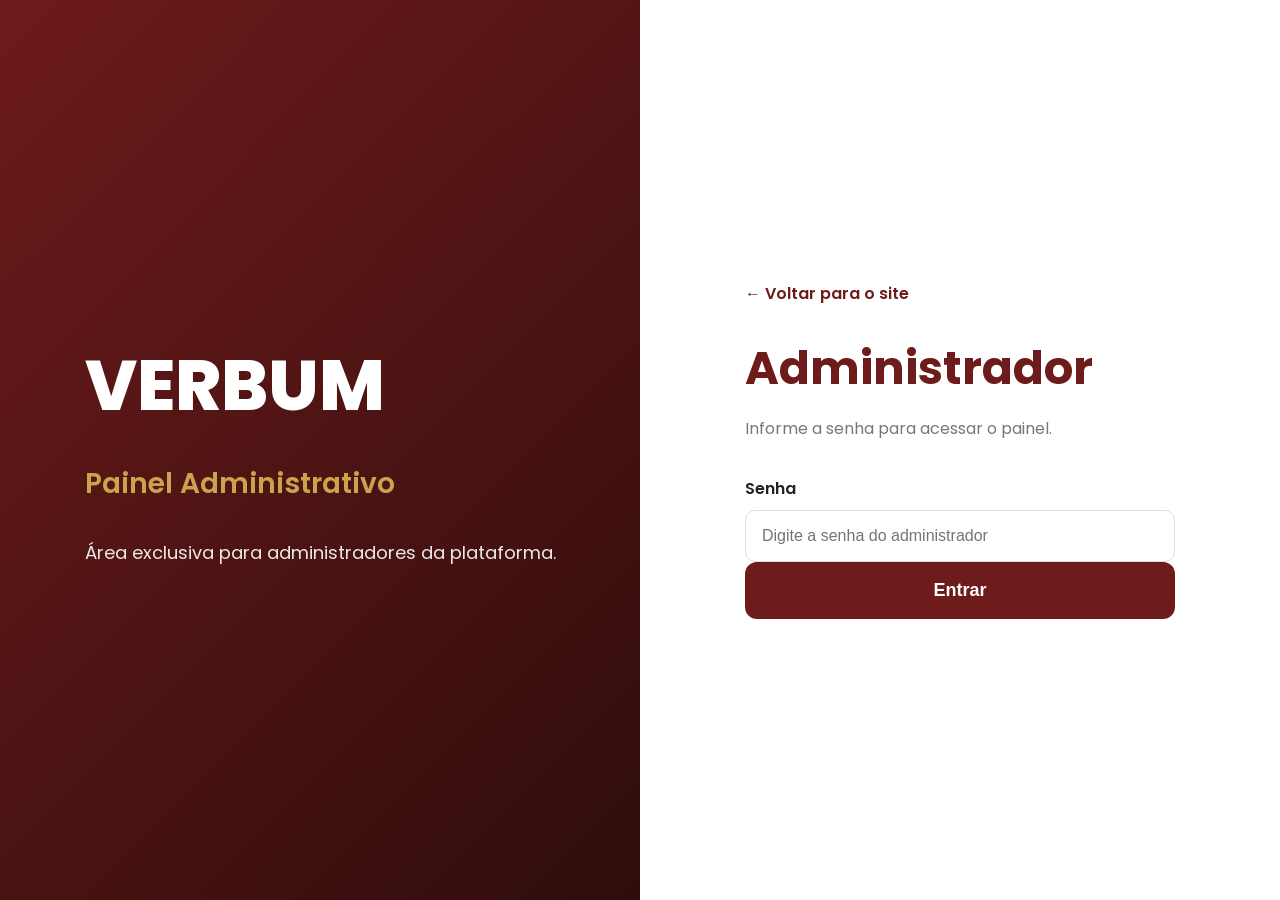
<file: adm-login.html>
<!DOCTYPE html>
<html lang="pt-BR">

<head>

<meta charset="UTF-8">
<meta name="viewport" content="width=device-width, initial-scale=1.0">

<title>Admin | VERBUM</title>

<link rel="preconnect" href="https://fonts.googleapis.com">
<link rel="preconnect" href="https://fonts.gstatic.com" crossorigin>

<link href="https://fonts.googleapis.com/css2?family=Poppins:wght@300;400;500;600;700;800&display=swap" rel="stylesheet">

<link rel="stylesheet" href="css/style.css">
<link rel="stylesheet" href="css/login.css">

</head>

<body class="login-page">

<div class="login-container">

<div class="login-left">

<div class="overlay">

<h1>VERBUM</h1>

<p>Painel Administrativo</p>

<span>

Área exclusiva para administradores da plataforma.

</span>

</div>

</div>

<div class="login-right">

<div class="login-box">

<a href="index.html" class="back-home">

← Voltar para o site

</a>

<h2>Administrador</h2>

<p class="subtitle">

Informe a senha para acessar o painel.

</p>

<form id="adminLogin">

<label>Senha</label>

<input
type="password"
id="senha"
placeholder="Digite a senha do administrador"
required>

<button type="submit">

Entrar

</button>

<p id="erro" style="display:none;color:#c62828;margin-top:20px;">

Senha incorreta.

</p>

</form>

</div>

</div>

</div>

<script src="js/admin-login.js"></script>

</body>

</html>
</file>
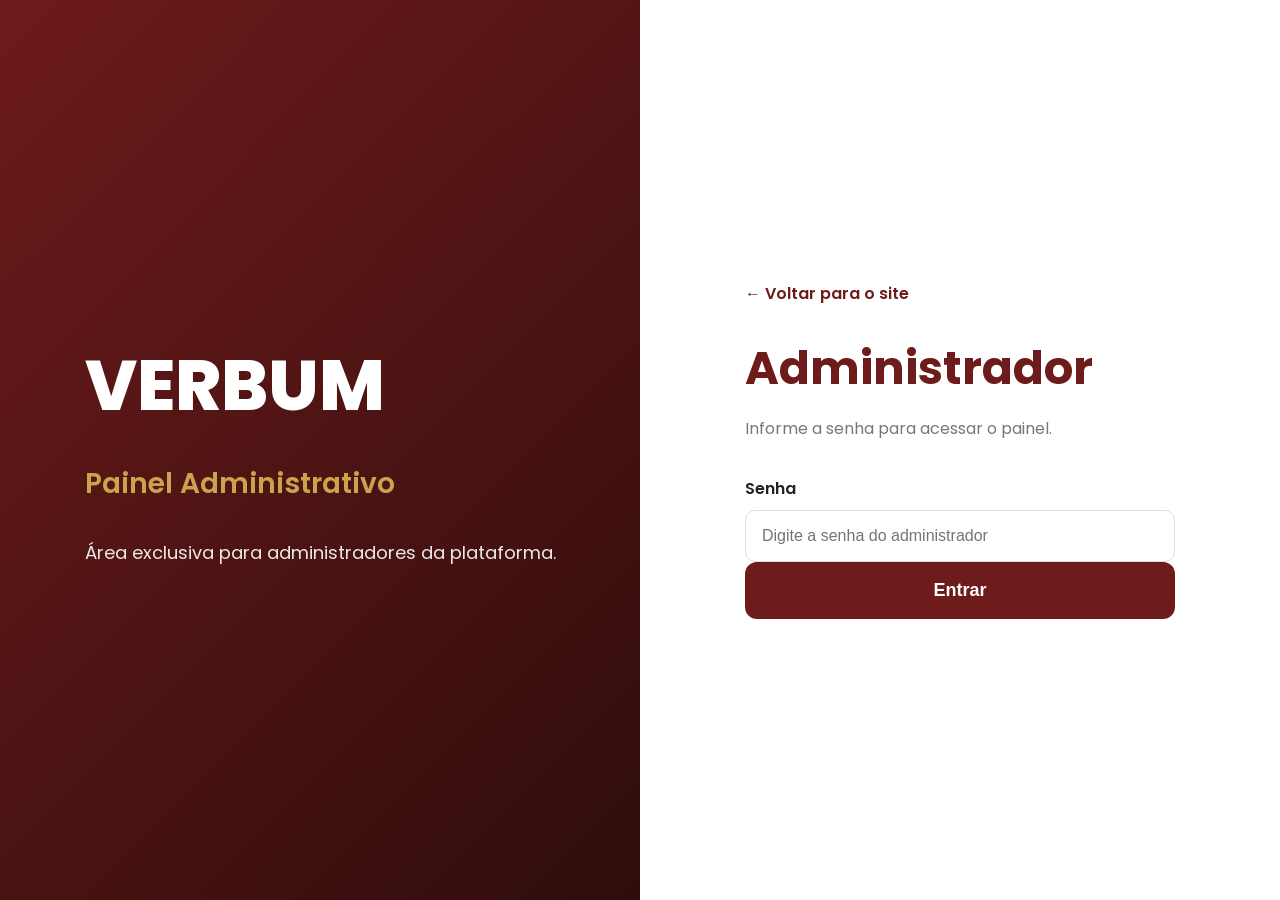
<file: adm.html>
<!DOCTYPE html>
<html lang="pt-BR">

<head>

<meta charset="UTF-8">
<meta name="viewport" content="width=device-width, initial-scale=1.0">

<title>Painel Administrativo | VERBUM</title>

<link rel="preconnect" href="https://fonts.googleapis.com">
<link rel="preconnect" href="https://fonts.gstatic.com" crossorigin>

<link href="https://fonts.googleapis.com/css2?family=Poppins:wght@300;400;500;600;700;800&display=swap" rel="stylesheet">

<link rel="stylesheet" href="css/style.css">
<link rel="stylesheet" href="css/adm.css">

</head>

<body>

<header>

<div class="container">

<div class="logo">

VERBUM

<span>Conhecimento que permanece.</span>

</div>

<nav>

<a href="biblioteca.html">Biblioteca</a>

<a href="perfil.html">Minha Conta</a>

<a href="#" class="active">Painel Admin</a>

<a href="#" onclick="logoutAdmin()">Sair</a>

</nav>

</div>

</header>

<section class="admin">

<div class="container">

<h1>Painel Administrativo</h1>

<p>Gerencie toda a plataforma VERBUM.</p>

<div class="dashboard">

<div class="card">
<h2>📚</h2>
<h3>3</h3>
<p>eBooks</p>
</div>

<div class="card">
<h2>👥</h2>
<h3>0</h3>
<p>Usuários</p>
</div>

<div class="card">
<h2>🔑</h2>
<h3>0</h3>
<p>Códigos</p>
</div>

<div class="card">
<h2>📈</h2>
<h3>0</h3>
<p>Vendas</p>
</div>

</div>

<h2 class="section-title">

Cadastrar novo eBook

</h2>

<div id="mensagem-sucesso" class="success-message">

✅ eBook cadastrado com sucesso!

</div>

<form class="ebook-form">

<label>Título</label>

<input
type="text"
id="titulo"
required>

<label>Categoria</label>

<select id="categoria">

<option>Fé Católica</option>
<option>Finanças</option>
<option>Tecnologia</option>
<option>Inteligência Artificial</option>
<option>Família</option>

</select>

<label>Descrição</label>

<textarea
id="descricao"
rows="5"
required></textarea>

<label>Número de páginas</label>

<input
type="number"
id="paginas"
required>

<label>Upload da Capa</label>

<input
type="file"
id="capa">

<label>Upload do eBook (PDF)</label>

<input
type="file"
id="pdf">

<button type="submit">

Salvar eBook

</button>

</form>
<h2 class="section-title">

eBooks cadastrados

</h2>

<div class="ebook-list">

<table>

<thead>

<tr>

<th>Título</th>

<th>Categoria</th>

<th>Páginas</th>

<th>Ações</th>

</tr>

</thead>

<tbody id="lista-ebooks">

<tr>

<td colspan="4" style="text-align:center;">

Nenhum eBook cadastrado.

</td>

</tr>

</tbody>

</table>

</div>

</div>

</section>

<footer>

<div class="container">

<div>

<h3>VERBUM</h3>

<p>Conhecimento que permanece.</p>

</div>

<div>

<p>© 2026 VERBUM. Todos os direitos reservados.</p>

</div>

</div>

</footer>

<script src="js/admin.js"></script>

<script>

if(sessionStorage.getItem("adminLogado") !== "true"){

    window.location.href = "adm-login.html";

}

function logoutAdmin(){

    sessionStorage.removeItem("adminLogado");

    window.location.href = "adm-login.html";

}

</script>

</body>

</html>
</file>
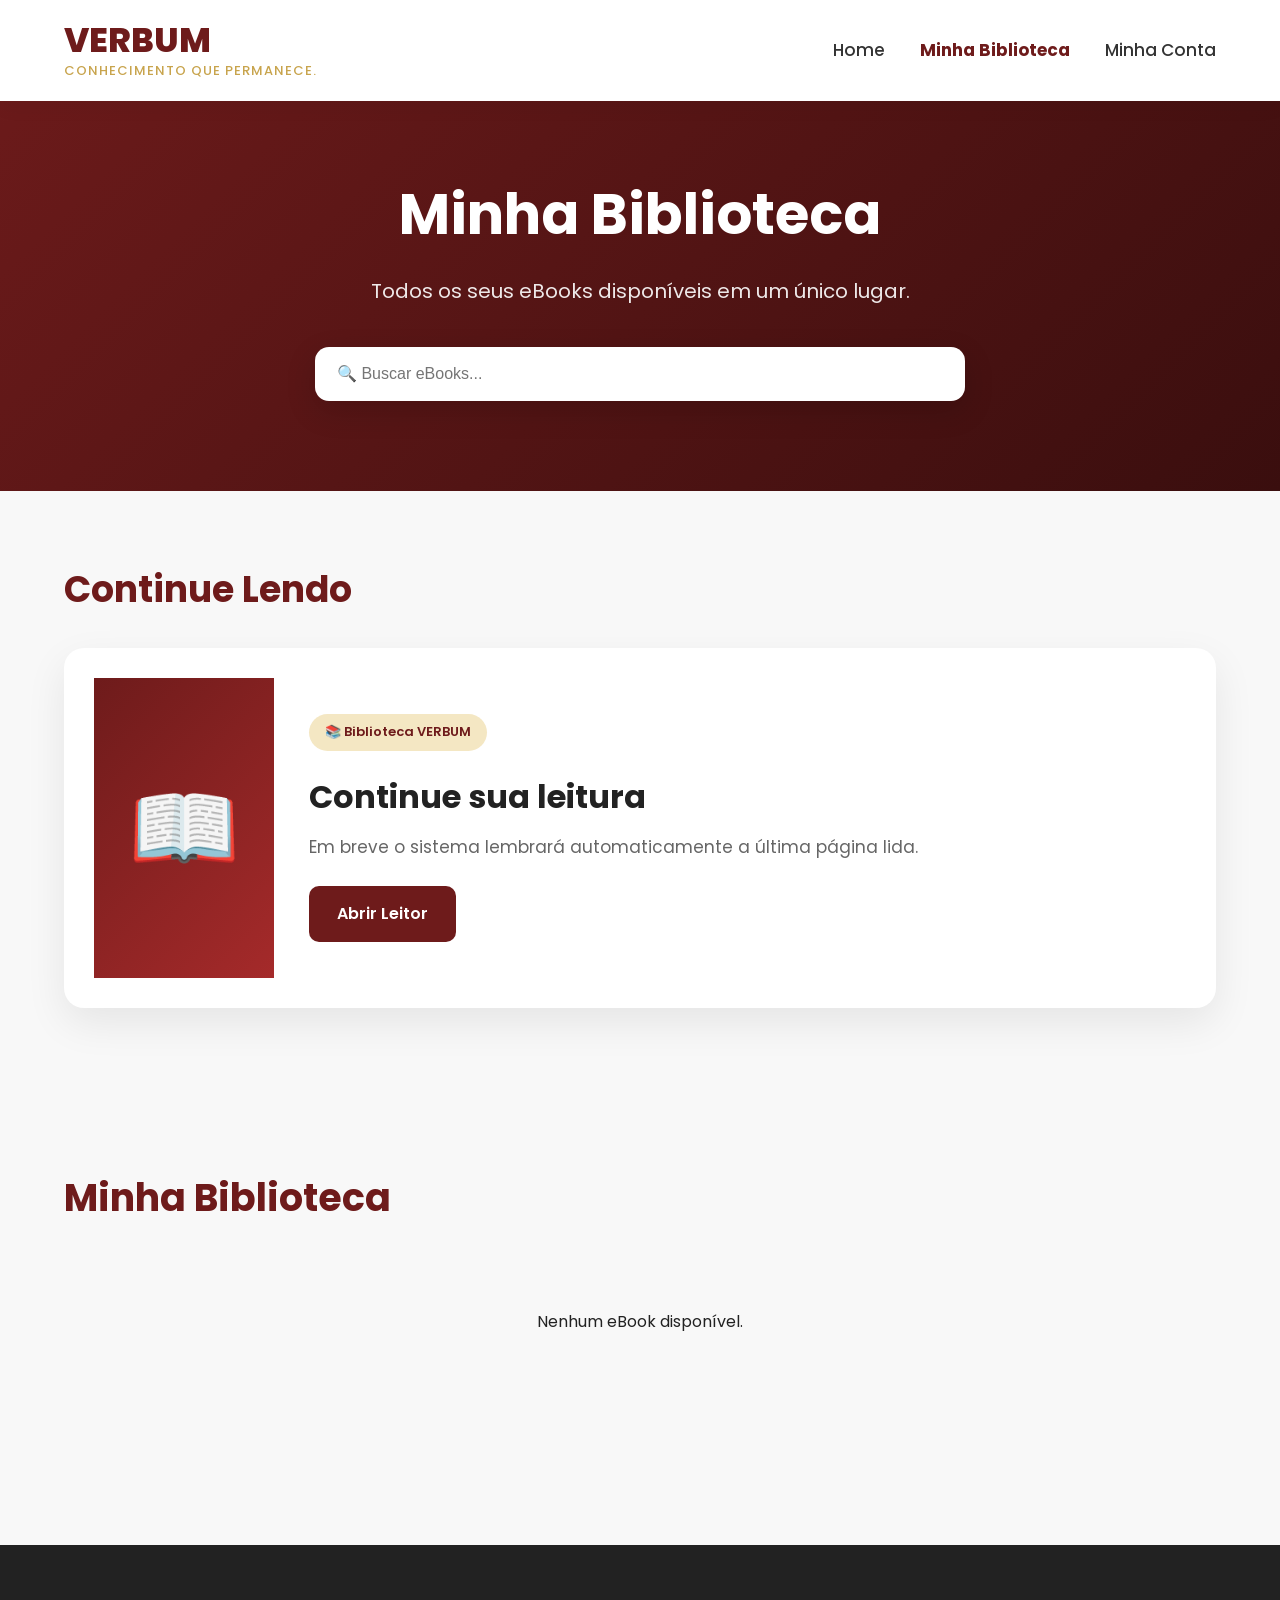
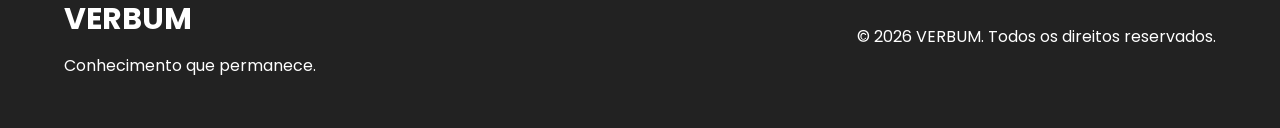
<file: biblioteca.html>
<!DOCTYPE html>
<html lang="pt-BR">

<head>

<meta charset="UTF-8">
<meta name="viewport" content="width=device-width, initial-scale=1.0">

<title>Minha Biblioteca | VERBUM</title>

<link rel="preconnect" href="https://fonts.googleapis.com">
<link rel="preconnect" href="https://fonts.gstatic.com" crossorigin>

<link href="https://fonts.googleapis.com/css2?family=Poppins:wght@300;400;500;600;700;800&display=swap" rel="stylesheet">

<link rel="stylesheet" href="css/style.css">
<link rel="stylesheet" href="css/biblioteca.css">

</head>

<body>

<header>

<div class="container">

<div class="logo">

VERBUM

<span>Conhecimento que permanece.</span>

</div>

<nav>

<a href="index.html">Home</a>

<a href="biblioteca.html" class="active">Minha Biblioteca</a>

<a href="perfil.html">Minha Conta</a>

</nav>

</div>

</header>

<section class="library-banner">

<div class="container">

<h1>Minha Biblioteca</h1>

<p>

Todos os seus eBooks disponíveis em um único lugar.

</p>

<div class="search-box">

<input
type="text"
placeholder="🔍 Buscar eBooks...">

</div>

</div>

</section>

<section class="continue-reading">

<div class="container">

<h2>Continue Lendo</h2>

<div class="continue-card">

<div class="continue-cover">

<div class="book-cover">

📖

</div>

</div>

<div class="continue-info">

<span class="badge">

📚 Biblioteca VERBUM

</span>

<h3>

Continue sua leitura

</h3>

<p>

Em breve o sistema lembrará automaticamente a última página lida.

</p>

<a href="leitor.html" class="read-button">

Abrir Leitor

</a>

</div>

</div>

</div>

</section>

<section class="library">

<div class="container">

<h2>Minha Biblioteca</h2>

<div id="biblioteca-grid" class="books-grid">
    </div>

</div>

</section>

<footer>

<div class="container">

<div>

<h3>VERBUM</h3>

<p>

Conhecimento que permanece.

</p>

</div>

<div>

<p>

© 2026 VERBUM. Todos os direitos reservados.

</p>

</div>

</div>

</footer>

<script src="js/biblioteca.js"></script>

</body>

</html>
</file>
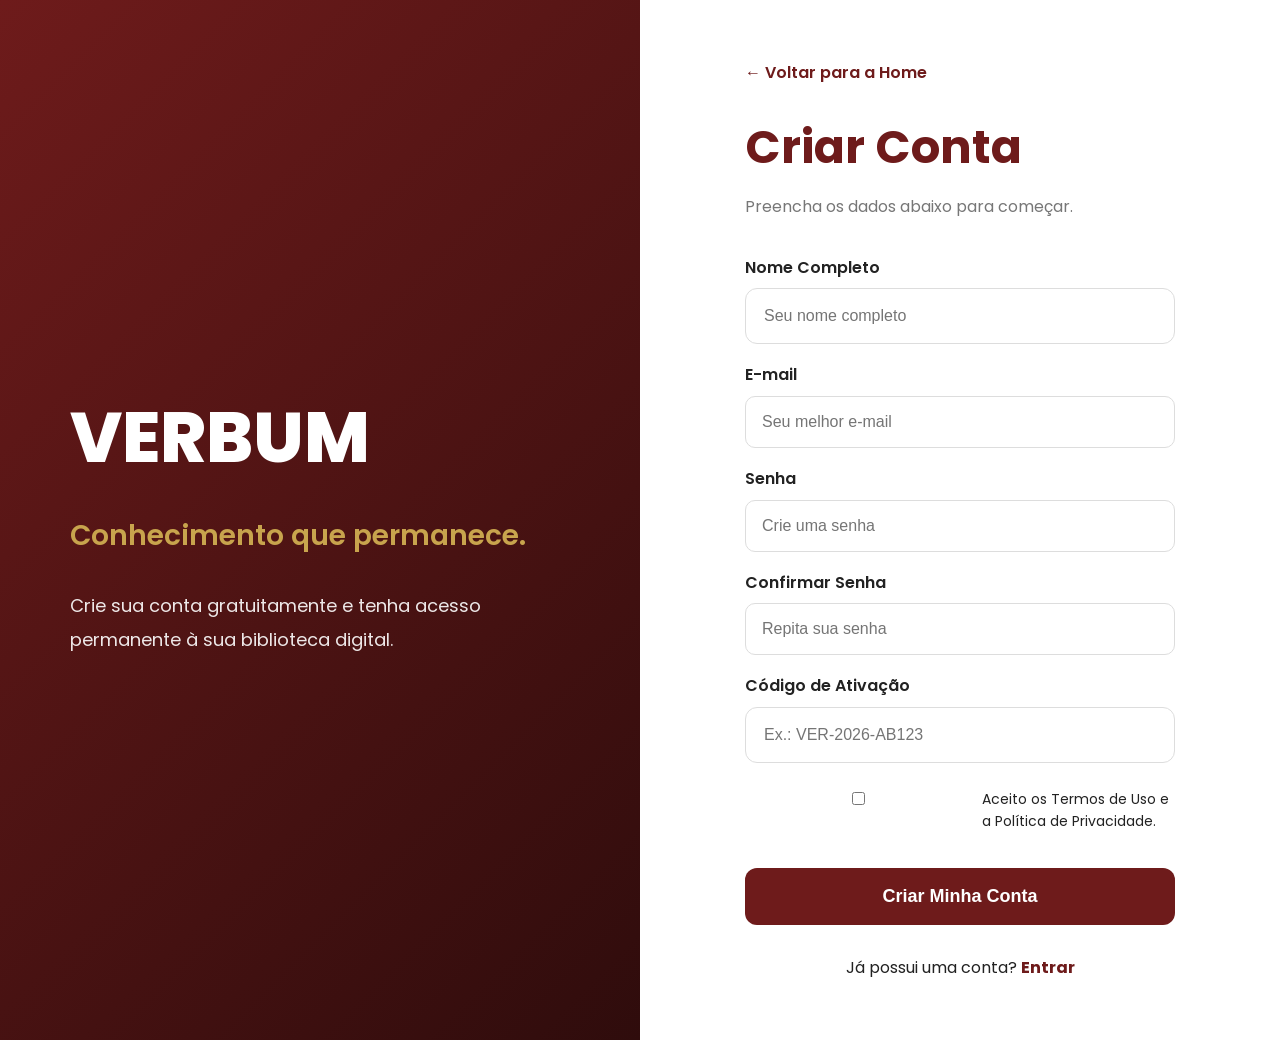
<file: cadastro.html>
<!DOCTYPE html>
<html lang="pt-BR">

<head>

<meta charset="UTF-8">
<meta name="viewport" content="width=device-width, initial-scale=1.0">

<title>Criar Conta | VERBUM</title>

<link rel="preconnect" href="https://fonts.googleapis.com">
<link rel="preconnect" href="https://fonts.gstatic.com" crossorigin>

<link href="https://fonts.googleapis.com/css2?family=Poppins:wght@300;400;500;600;700;800&display=swap" rel="stylesheet">

<link rel="stylesheet" href="css/style.css">
<link rel="stylesheet" href="css/login.css">
<link rel="stylesheet" href="css/cadastro.css">

</head>

<body class="login-page">

<div class="login-container">

    <div class="login-left">

        <div class="overlay">

            <h1>VERBUM</h1>

            <p>Conhecimento que permanece.</p>

            <span>
                Crie sua conta gratuitamente e tenha acesso permanente à sua biblioteca digital.
            </span>

        </div>

    </div>

    <div class="login-right">

        <div class="login-box">

            <a href="index.html" class="back-home">
                ← Voltar para a Home
            </a>

            <h2>Criar Conta</h2>

            <p class="subtitle">
                Preencha os dados abaixo para começar.
            </p>

            <form>

                <label>Nome Completo</label>

                <input
                    type="text"
                    placeholder="Seu nome completo"
                    required>

                <label>E-mail</label>

                <input
                    type="email"
                    placeholder="Seu melhor e-mail"
                    required>

                <label>Senha</label>

                <input
                    type="password"
                    placeholder="Crie uma senha"
                    required>

                <label>Confirmar Senha</label>

                <input
                    type="password"
                    placeholder="Repita sua senha"
                    required>

                <label>Código de Ativação</label>

                <input
                    type="text"
                    placeholder="Ex.: VER-2026-AB123"
                    required>

                <div class="terms">

                    <label>

                        <input type="checkbox" required>

                        Aceito os Termos de Uso e a Política de Privacidade.

                    </label>

                </div>

                <button type="submit">

                    Criar Minha Conta

                </button>

                <p class="register">

                    Já possui uma conta?

                    <a href="login.html">

                        Entrar

                    </a>

                </p>

            </form>

        </div>

    </div>

</div>

</body>

</html>
</file>
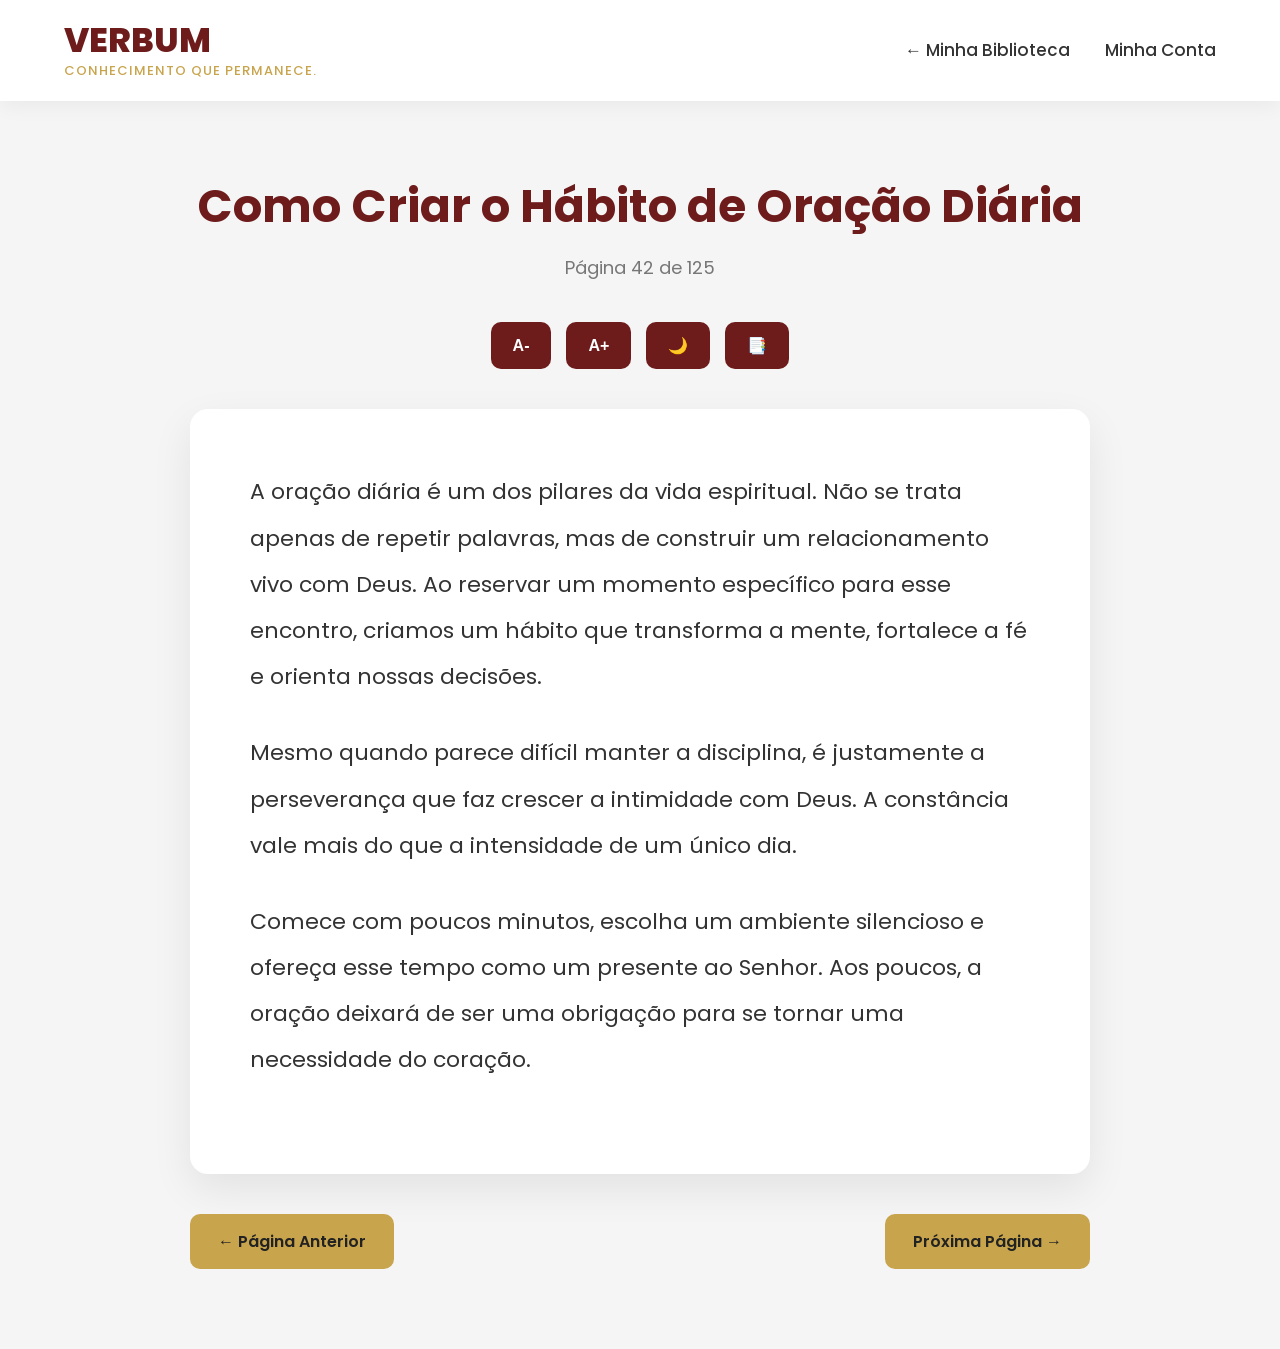
<file: leitor.html>
<!DOCTYPE html>
<html lang="pt-BR">

<head>

<meta charset="UTF-8">

<meta name="viewport" content="width=device-width, initial-scale=1.0">

<title>Leitor | VERBUM</title>

<link rel="preconnect" href="https://fonts.googleapis.com">

<link rel="preconnect" href="https://fonts.gstatic.com" crossorigin>

<link href="https://fonts.googleapis.com/css2?family=Poppins:wght@300;400;500;600;700;800&display=swap" rel="stylesheet">

<link rel="stylesheet" href="css/style.css">

<link rel="stylesheet" href="css/leitor.css">

</head>

<body>

<header>

<div class="container">

<div class="logo">

VERBUM

<span>Conhecimento que permanece.</span>

</div>

<nav>

<a href="biblioteca.html">← Minha Biblioteca</a>

<a href="#">Minha Conta</a>

</nav>

</div>

</header>

<section class="reader">

<div class="container">

<div class="reader-header">

<h1>

Como Criar o Hábito de Oração Diária

</h1>

<p>

Página 42 de 125

</p>

</div>

<div class="reader-controls">

<button>A-</button>

<button>A+</button>

<button>🌙</button>

<button>📑</button>

</div>

<div class="reader-content">

<p>
A oração diária é um dos pilares da vida espiritual. Não se trata apenas de repetir palavras, mas de construir um relacionamento vivo com Deus. Ao reservar um momento específico para esse encontro, criamos um hábito que transforma a mente, fortalece a fé e orienta nossas decisões.
</p>

<p>
Mesmo quando parece difícil manter a disciplina, é justamente a perseverança que faz crescer a intimidade com Deus. A constância vale mais do que a intensidade de um único dia.
</p>

<p>
Comece com poucos minutos, escolha um ambiente silencioso e ofereça esse tempo como um presente ao Senhor. Aos poucos, a oração deixará de ser uma obrigação para se tornar uma necessidade do coração.
</p>

</div>

<div class="reader-navigation">

<a href="#">← Página Anterior</a>

<a href="#">Próxima Página →</a>

</div>

</div>

</section>

</body>

</html>
</file>
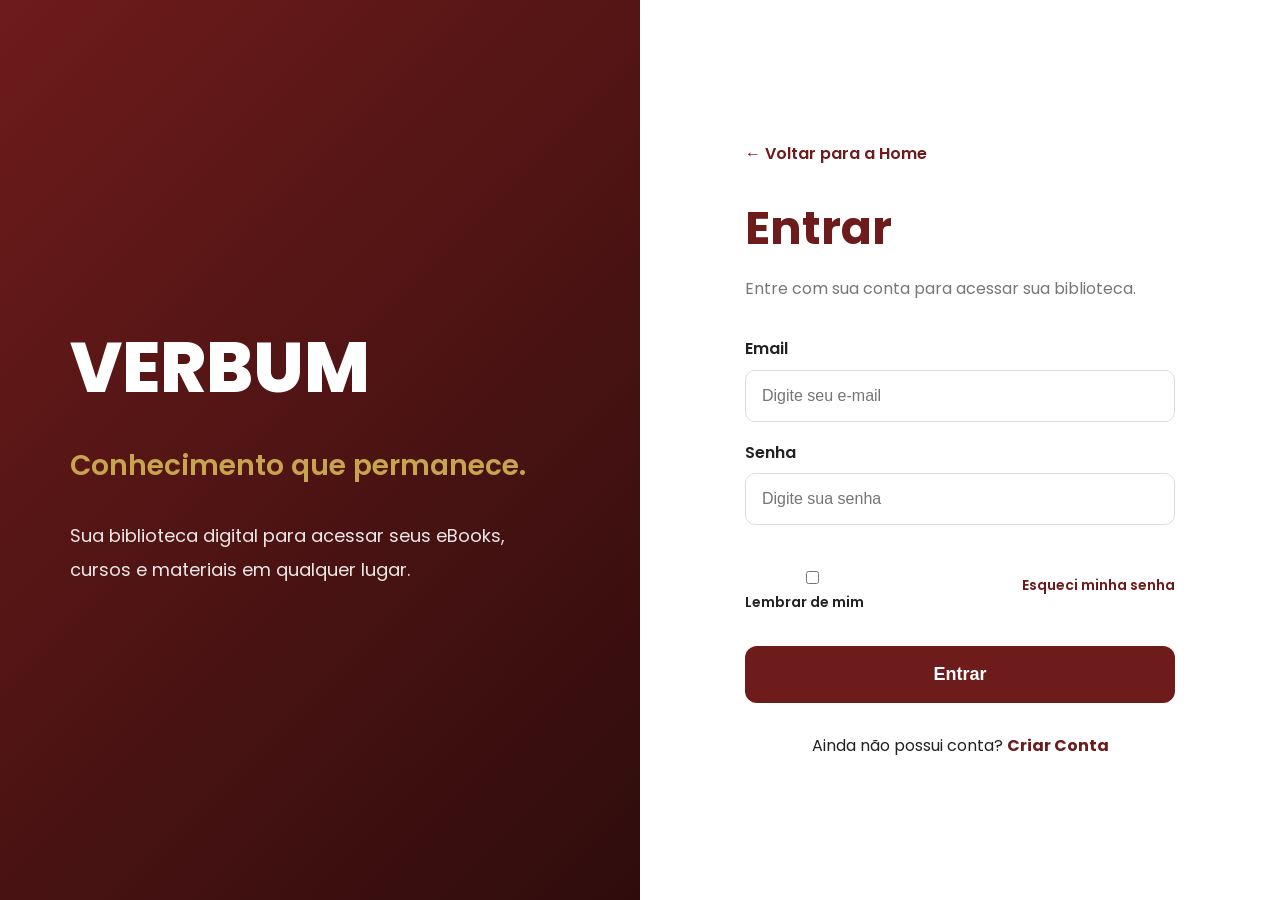
<file: login.html>
<!DOCTYPE html>
<html lang="pt-BR">

<head>

<meta charset="UTF-8">

<meta name="viewport" content="width=device-width, initial-scale=1.0">

<title>Entrar | VERBUM</title>

<link rel="preconnect" href="https://fonts.googleapis.com">

<link rel="preconnect" href="https://fonts.gstatic.com" crossorigin>

<link href="https://fonts.googleapis.com/css2?family=Poppins:wght@300;400;500;600;700;800&display=swap" rel="stylesheet">

<link rel="stylesheet" href="css/style.css">
<link rel="stylesheet" href="css/login.css">

</head>

<body class="login-page">

<div class="login-container">

<div class="login-left">

<div class="overlay">

<h1>VERBUM</h1>

<p>

Conhecimento que permanece.

</p>

<span>

Sua biblioteca digital para acessar seus eBooks, cursos e materiais em qualquer lugar.

</span>

</div>

</div>

<div class="login-right">

<div class="login-box">

<a href="index.html" class="back-home">← Voltar para a Home</a>

<h2>Entrar</h2>

<p class="subtitle">

Entre com sua conta para acessar sua biblioteca.

</p>

<form>

<label>Email</label>

<input
type="email"
placeholder="Digite seu e-mail"
required>

<label>Senha</label>

<input
type="password"
placeholder="Digite sua senha"
required>

<div class="login-options">

<label>

<input type="checkbox">

Lembrar de mim

</label>

<a href="#">

Esqueci minha senha

</a>

</div>

<button type="submit">

Entrar

</button>

<p class="register">

Ainda não possui conta?

<a href="cadastro.html">

Criar Conta

</a>

</p>

</form>

</div>

</div>

</div>
</body>

</html>
</file>
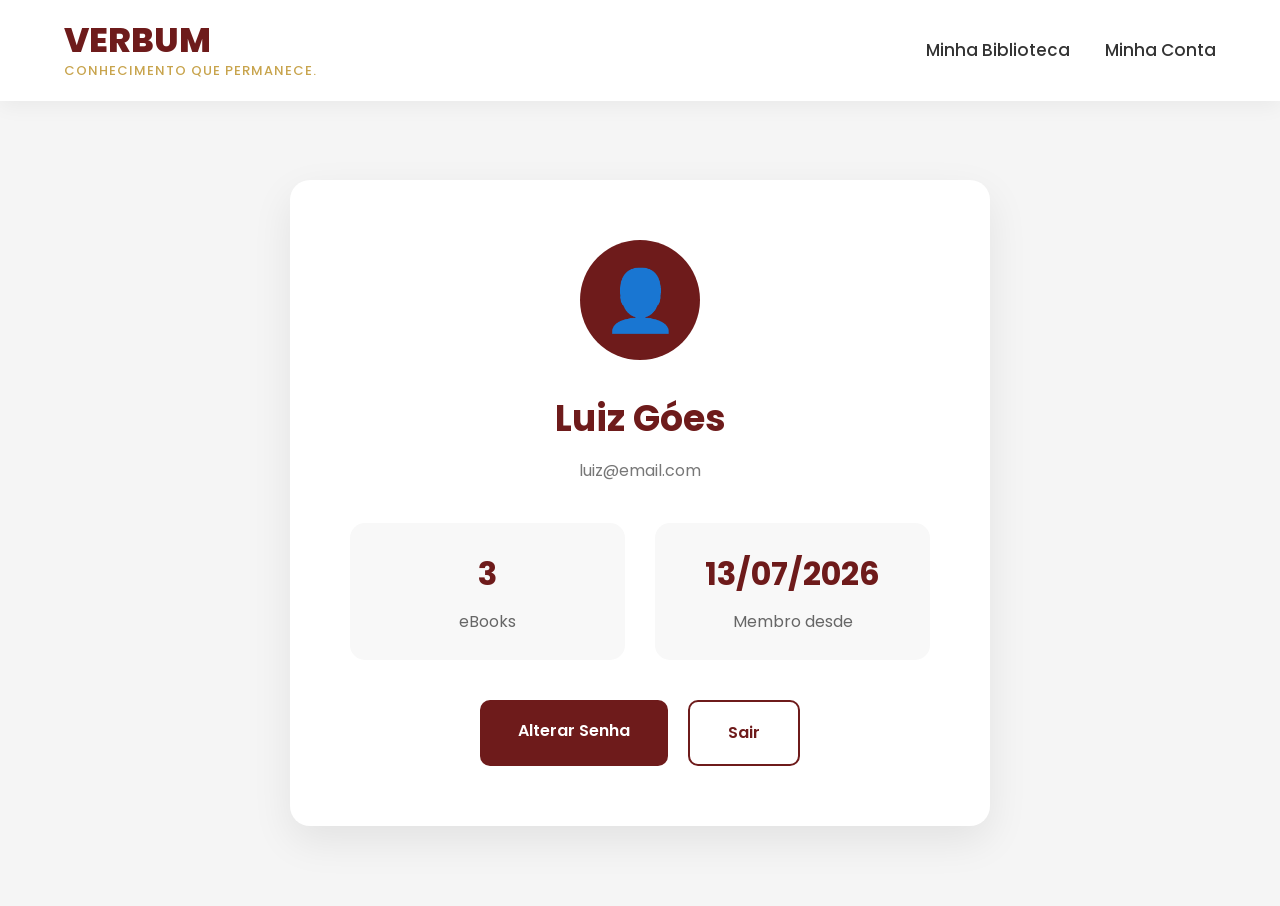
<file: perfil.html>
<!DOCTYPE html>
<html lang="pt-BR">

<head>

<meta charset="UTF-8">
<meta name="viewport" content="width=device-width, initial-scale=1.0">

<title>Minha Conta | VERBUM</title>

<link rel="preconnect" href="https://fonts.googleapis.com">
<link rel="preconnect" href="https://fonts.gstatic.com" crossorigin>

<link href="https://fonts.googleapis.com/css2?family=Poppins:wght@300;400;500;600;700;800&display=swap" rel="stylesheet">

<link rel="stylesheet" href="css/style.css">
<link rel="stylesheet" href="css/perfil.css">

</head>

<body>

<header>

<div class="container">

<div class="logo">

VERBUM

<span>Conhecimento que permanece.</span>

</div>

<nav>

<a href="biblioteca.html">Minha Biblioteca</a>
<a href="perfil.html" class="active">Minha Conta</a>

</nav>

</div>

</header>

<section class="profile">

<div class="container">

<div class="profile-card">

<div class="avatar">

👤

</div>

<h2>Luiz Góes</h2>

<p>luiz@email.com</p>

<div class="profile-info">

<div>

<h3>3</h3>

<span>eBooks</span>

</div>

<div>

<h3>13/07/2026</h3>

<span>Membro desde</span>

</div>

</div>

<div class="actions">

<a href="#" class="primary">Alterar Senha</a>

<a href="index.html" class="secondary">Sair</a>

</div>

</div>

</div>

</section>

</body>

</html>
</file>
<file: css/style.css>
/* ===========================
   VERBUM
   Conhecimento que permanece.
=========================== */

*{
margin:0;
padding:0;
box-sizing:border-box;
}

body{

font-family:'Poppins',sans-serif;

background:#F8F8F8;

color:#222;

line-height:1.6;

}

.container{

width:90%;

max-width:1200px;

margin:auto;

}

header{

background:white;

position:fixed;

width:100%;

top:0;

left:0;

z-index:1000;

box-shadow:0 5px 20px rgba(0,0,0,.05);

}

header .container{

display:flex;

justify-content:space-between;

align-items:center;

padding:22px 0;

}

.logo{

font-size:34px;

font-weight:800;

color:#6E1B1B;

display:flex;

flex-direction:column;

}

.logo span{

font-size:12px;

font-weight:400;

color:#888;

letter-spacing:2px;

text-transform:uppercase;

}

nav{

display:flex;

align-items:center;

gap:30px;

}

nav a{

text-decoration:none;

color:#333;

font-weight:500;

transition:.3s;

}

nav a:hover{

color:#6E1B1B;

}

.btn{

background:#C8A44D;

color:white !important;

padding:12px 24px;

border-radius:8px;

}

.hero{

padding:180px 0 120px;

background:linear-gradient(135deg,#ffffff,#f4f4f4);

text-align:center;

}

.hero h1{

font-size:64px;

line-height:1.1;

color:#6E1B1B;

margin-bottom:30px;

}

.hero p{

max-width:700px;

margin:auto;

font-size:22px;

color:#666;

margin-bottom:50px;

}

.buttons{

display:flex;

justify-content:center;

gap:20px;

flex-wrap:wrap;

}
.primary{

display:inline-block;

padding:18px 38px;

background:#6E1B1B;

color:white;

text-decoration:none;

border-radius:10px;

font-weight:600;

transition:.3s;

}

.primary:hover{

background:#541414;

transform:translateY(-2px);

}

.secondary{

display:inline-block;

padding:18px 38px;

border:2px solid #6E1B1B;

color:#6E1B1B;

text-decoration:none;

border-radius:10px;

font-weight:600;

transition:.3s;

}

.secondary:hover{

background:#6E1B1B;

color:white;

}

.features{

padding:100px 0;

background:white;

}

.features h2{

text-align:center;

font-size:42px;

margin-bottom:60px;

color:#6E1B1B;

}

.cards{

display:grid;

grid-template-columns:repeat(auto-fit,minmax(280px,1fr));

gap:30px;

}

.card{

background:white;

padding:40px;

border-radius:18px;

box-shadow:0 12px 35px rgba(0,0,0,.08);

transition:.3s;

text-align:center;

}

.card:hover{

transform:translateY(-8px);

}

.icon{

font-size:55px;

margin-bottom:25px;

}

.card h3{

font-size:24px;

margin-bottom:15px;

}

.card p{

color:#666;

}
.showcase{

padding:120px 0;

background:#F5F5F5;

}

.showcase .container{

display:flex;

justify-content:space-between;

align-items:center;

gap:80px;

flex-wrap:wrap;

}

.left{

flex:1;

}

.left h2{

font-size:48px;

color:#6E1B1B;

margin-bottom:25px;

}

.left p{

font-size:20px;

color:#666;

margin-bottom:40px;

line-height:1.8;

}

.right{

flex:1;

display:flex;

justify-content:center;

}

.book{

width:320px;

height:430px;

background:linear-gradient(145deg,#6E1B1B,#8B2323);

border-radius:18px;

display:flex;

justify-content:center;

align-items:center;

font-size:120px;

color:white;

box-shadow:0 25px 60px rgba(0,0,0,.2);

}

footer{

background:#222;

color:white;

padding:50px 0;

margin-top:80px;

}

footer .container{

display:flex;

justify-content:space-between;

align-items:center;

flex-wrap:wrap;

gap:20px;

}

footer h3{

font-size:30px;

margin-bottom:10px;

}

@media(max-width:900px){

header .container{

flex-direction:column;

gap:20px;

}

nav{

flex-wrap:wrap;

justify-content:center;

}

.hero h1{

font-size:42px;

}

.hero p{

font-size:18px;

}

.showcase .container{

flex-direction:column;

}

.left h2{

font-size:36px;

text-align:center;

}

.left p{

text-align:center;

}

.buttons{

flex-direction:column;

align-items:center;

}

}
/*=============================
      MAIS VENDIDOS
==============================*/

.best-sellers{

padding:100px 0;

background:white;

}

.best-sellers h2{

text-align:center;

font-size:42px;

color:#6E1B1B;

margin-bottom:60px;

}

.books{

display:grid;

grid-template-columns:repeat(auto-fit,minmax(220px,1fr));

gap:30px;

}

.book-card{

background:white;

border-radius:18px;

overflow:hidden;

box-shadow:0 15px 40px rgba(0,0,0,.08);

transition:.3s;

}

.book-card:hover{

transform:translateY(-10px);

}

.book-cover{

height:300px;

background:linear-gradient(135deg,#6E1B1B,#A52A2A);

display:flex;

justify-content:center;

align-items:center;

font-size:90px;

color:white;

}

.book-info{

padding:25px;

}

.book-info h3{

margin-bottom:12px;

font-size:22px;

}

.book-info p{

color:#777;

margin-bottom:20px;

}

.book-info a{

display:inline-block;

background:#C8A44D;

padding:12px 25px;

border-radius:8px;

text-decoration:none;

color:#222;

font-weight:600;

}
/*=========================
        MENU
==========================*/

.logo{
display:flex;
flex-direction:column;
line-height:1.1;
}

.logo span{

font-size:13px;

color:#C8A44D;

font-weight:500;

letter-spacing:1px;

margin-top:5px;

}

nav{

display:flex;

align-items:center;

gap:35px;

}

nav a{

font-size:17px;

font-weight:500;

}

.btn{

padding:14px 28px;

border-radius:12px;

transition:.3s;

}

.btn:hover{

background:#B38E35;

transform:translateY(-3px);

}
/*=========================
      NÚMEROS
==========================*/

.numbers{

padding:90px 0;

background:#6E1B1B;

color:white;

text-align:center;

}

.numbers h2{

font-size:42px;

margin-bottom:60px;

}

.stats{

display:grid;

grid-template-columns:repeat(auto-fit,minmax(200px,1fr));

gap:30px;

}

.stats h3{

font-size:48px;

color:#C8A44D;

margin-bottom:10px;

}

.stats p{

font-size:18px;

}
/*=========================
      DEPOIMENTOS
==========================*/

.testimonials{

padding:100px 0;

background:white;

}

.testimonials h2{

text-align:center;

font-size:42px;

color:#6E1B1B;

margin-bottom:60px;

}

.testimonial-grid{

display:grid;

grid-template-columns:repeat(auto-fit,minmax(320px,1fr));

gap:35px;

}

.testimonial{

background:#F8F8F8;

padding:35px;

border-radius:18px;

box-shadow:0 10px 30px rgba(0,0,0,.08);

transition:.3s;

}

.testimonial:hover{

transform:translateY(-8px);

}

.testimonial p{

font-size:17px;

line-height:1.8;

color:#555;

margin-bottom:20px;

}

.testimonial h4{

color:#C8A44D;

font-size:22px;

margin-bottom:12px;

}

.testimonial span{

font-weight:600;

color:#6E1B1B;

}
/*=========================
        FAQ
==========================*/

.faq{

padding:100px 0;

background:#F8F8F8;

}

.faq h2{

text-align:center;

font-size:42px;

margin-bottom:60px;

color:#6E1B1B;

}

.faq-item{

background:white;

padding:30px;

margin-bottom:25px;

border-radius:15px;

box-shadow:0 10px 30px rgba(0,0,0,.07);

transition:.3s;

}

.faq-item:hover{

transform:translateY(-5px);

}

.faq-item h3{

font-size:22px;

margin-bottom:15px;

color:#6E1B1B;

}

.faq-item p{

font-size:17px;

line-height:1.8;

color:#666;

}
/*=========================
      CATEGORIAS
==========================*/

.categories{

padding:100px 0;

background:#fff;

}

.categories h2{

text-align:center;

font-size:42px;

margin-bottom:60px;

color:#6E1B1B;

}

.category-grid{

display:grid;

grid-template-columns:repeat(auto-fit,minmax(180px,1fr));

gap:25px;

}

.category-card{

background:#F8F8F8;

padding:35px;

border-radius:18px;

text-align:center;

transition:.3s;

cursor:pointer;

box-shadow:0 10px 30px rgba(0,0,0,.05);

}

.category-card:hover{

transform:translateY(-8px);

background:#6E1B1B;

color:white;

}

.category-card{

font-size:55px;

}

.category-card h3{

font-size:20px;

margin-top:20px;

}
.book-cover img{

width:100%;

display:block;

}

.category{

display:inline-block;

padding:6px 14px;

background:#F4E7C3;

color:#6E1B1B;

border-radius:30px;

font-size:13px;

font-weight:600;

margin-bottom:15px;

text-transform:uppercase;

letter-spacing:1px;

}
/*=========================
        LOGIN
==========================*/

.login-page{

background:#F4F4F4;

font-family:'Poppins',sans-serif;

}

.login-container{

display:grid;

grid-template-columns:1fr 1fr;

min-height:100vh;

}

.login-left{

background:linear-gradient(135deg,#6E1B1B,#3B0D0D);

display:flex;

justify-content:center;

align-items:center;

padding:60px;

color:white;

}

.overlay{

max-width:500px;

}

.overlay h1{

font-size:64px;

margin-bottom:20px;

}

.overlay p{

font-size:28px;

color:#C8A44D;

margin-bottom:25px;

font-weight:600;

}

.overlay span{

font-size:18px;

line-height:1.8;

display:block;

}

.login-right{

display:flex;

justify-content:center;

align-items:center;

padding:60px;

background:white;

}

.login-box{

width:100%;

max-width:420px;

}

.back-home{

display:inline-block;

margin-bottom:30px;

text-decoration:none;

color:#6E1B1B;

font-weight:600;

}

.login-box h2{

font-size:42px;

margin-bottom:10px;

color:#6E1B1B;

}

.subtitle{

margin-bottom:35px;

color:#777;

}

.login-box label{

display:block;

margin-bottom:8px;

margin-top:20px;

font-weight:600;

}

.login-box input[type=email],
.login-box input[type=password]{

width:100%;

padding:16px;

border:1px solid #DDD;

border-radius:10px;

font-size:16px;

}

.login-options{

display:flex;

justify-content:space-between;

align-items:center;

margin:20px 0 30px;

font-size:14px;

}

.login-options a{

text-decoration:none;

color:#6E1B1B;

}

.login-box button{

width:100%;

padding:18px;

background:#6E1B1B;

color:white;

border:none;

border-radius:10px;

font-size:18px;

font-weight:600;

cursor:pointer;

transition:.3s;

}

.login-box button:hover{

background:#4E1313;

}

.register{

margin-top:25px;

text-align:center;

}

.register a{

color:#6E1B1B;

font-weight:700;

text-decoration:none;

}

@media(max-width:900px){

.login-container{

grid-template-columns:1fr;

}

.login-left{

display:none;

}

.login-right{

padding:40px 25px;

}

}
</file>
<file: css/login.css>
/* ==========================================
   LOGIN - VERBUM
========================================== */

.login-page{
    background:#f4f4f4;
    min-height:100vh;
}

.login-container{
    min-height:100vh;
    display:grid;
    grid-template-columns:1fr 1fr;
}

.login-left{
    background:linear-gradient(135deg,#6E1B1B,#2F0C0C);
    color:white;
    display:flex;
    justify-content:center;
    align-items:center;
    padding:70px;
}

.overlay{
    max-width:500px;
}

.overlay h1{
    font-size:70px;
    margin-bottom:20px;
    font-weight:800;
}

.overlay p{
    color:#C8A44D;
    font-size:28px;
    margin-bottom:30px;
    font-weight:600;
}

.overlay span{
    display:block;
    font-size:18px;
    line-height:1.9;
    opacity:.9;
}

.login-right{
    background:white;
    display:flex;
    justify-content:center;
    align-items:center;
    padding:60px;
}

.login-box{
    width:100%;
    max-width:430px;
}

.back-home{
    text-decoration:none;
    color:#6E1B1B;
    font-weight:600;
    display:inline-block;
    margin-bottom:25px;
}

.login-box h2{
    font-size:46px;
    color:#6E1B1B;
    margin-bottom:10px;
}

.subtitle{
    color:#777;
    margin-bottom:35px;
}

.login-box label{
    display:block;
    margin:18px 0 8px;
    font-weight:600;
}

.login-box input{
    width:100%;
    padding:18px;
    border:1px solid #ddd;
    border-radius:12px;
    font-size:16px;
    transition:.3s;

}

.login-box input:focus{
    outline:none;
    border-color:#6E1B1B;
    box-shadow:0 0 0 4px rgba(110,27,27,.10);
}

.login-options{

display:flex;

justify-content:space-between;

align-items:center;

margin:25px 0;

font-size:14px;

}

.login-options a{

text-decoration:none;

color:#6E1B1B;

font-weight:600;

}

.login-box button{

width:100%;

padding:18px;

background:#6E1B1B;

color:white;

border:none;

border-radius:12px;

font-size:18px;

font-weight:700;

cursor:pointer;

transition:.3s;

}

.login-box button:hover{

background:#531414;

transform:translateY(-2px);

}

.register{

margin-top:30px;

text-align:center;

}

.register a{

color:#6E1B1B;

font-weight:700;

text-decoration:none;

}

@media(max-width:900px){

.login-container{

grid-template-columns:1fr;

}

.login-left{

display:none;

}

.login-right{

padding:35px;

}

}
</file>
<file: css/adm.css>
/* ==========================================
   PAINEL ADMIN - VERBUM
========================================== */

.admin{

padding:170px 0 80px;

background:#F5F5F5;

min-height:100vh;

}

.admin h1{

font-size:52px;

color:#6E1B1B;

margin-bottom:10px;

}

.admin> .container > p{

font-size:18px;

color:#777;

margin-bottom:50px;

}

.dashboard{

display:grid;

grid-template-columns:repeat(auto-fit,minmax(220px,1fr));

gap:25px;

margin-bottom:60px;

}

.dashboard .card{

background:white;

padding:35px;

border-radius:18px;

text-align:center;

box-shadow:0 12px 35px rgba(0,0,0,.08);

transition:.3s;

}

.dashboard .card:hover{

transform:translateY(-6px);

}

.dashboard h2{

font-size:42px;

margin-bottom:10px;

}

.dashboard h3{

font-size:36px;

color:#6E1B1B;

margin-bottom:8px;

}

.dashboard p{

color:#777;

}

.section-title{

font-size:34px;

color:#6E1B1B;

margin-bottom:30px;

}

.ebook-form{

background:white;

padding:40px;

border-radius:20px;

box-shadow:0 15px 40px rgba(0,0,0,.08);

}

.ebook-form label{

display:block;

margin-top:22px;

margin-bottom:8px;

font-weight:600;

}

.ebook-form input,
.ebook-form select,
.ebook-form textarea{

width:100%;

padding:16px;

border:1px solid #DDD;

border-radius:10px;

font-size:16px;

font-family:'Poppins',sans-serif;

}

.ebook-form textarea{

resize:vertical;

min-height:140px;

}

.ebook-form button{

margin-top:30px;

width:100%;

padding:18px;

background:#6E1B1B;

color:white;

border:none;

border-radius:12px;

font-size:18px;

font-weight:700;

cursor:pointer;

transition:.3s;

}

.ebook-form button:hover{

background:#4E1313;

}

@media(max-width:900px){

.admin{

padding-top:140px;

}

.admin h1{

font-size:38px;

}

}
body{

background:red !important;

}
/*=========================
      MENSAGEM
=========================*/

.success-message{

display:none;

background:#d4edda;

color:#155724;

padding:18px;

border-radius:12px;

margin-bottom:25px;

font-weight:600;

border:1px solid #c3e6cb;

}
/*=========================
      LISTA DE EBOOKS
=========================*/

.ebook-list{

margin-top:40px;

background:white;

border-radius:20px;

padding:30px;

box-shadow:0 15px 40px rgba(0,0,0,.08);

overflow-x:auto;

}

.ebook-list table{

width:100%;

border-collapse:collapse;

}

.ebook-list th{

background:#6E1B1B;

color:white;

padding:16px;

text-align:left;

}

.ebook-list td{

padding:16px;

border-bottom:1px solid #EEE;

}

.ebook-list tr:hover{

background:#FAFAFA;

}

.action-btn{

cursor:pointer;

font-size:20px;

margin-right:12px;

}
/*=========================
      TABELA DE EBOOKS
=========================*/

.ebook-list{

margin-top:35px;

background:white;

border-radius:18px;

padding:30px;

box-shadow:0 15px 40px rgba(0,0,0,.08);

overflow-x:auto;

}

.ebook-list table{

width:100%;

border-collapse:collapse;

}

.ebook-list th{

background:#6E1B1B;

color:white;

padding:16px;

text-align:left;

}

.ebook-list td{

padding:16px;

border-bottom:1px solid #eee;

}

.ebook-list tr:hover{

background:#fafafa;

}
</file>
<file: css/biblioteca.css>
/* ==========================================
   BIBLIOTECA - VERBUM
========================================== */

.library-banner{

padding:170px 0 90px;

background:linear-gradient(135deg,#6E1B1B,#3A0E0E);

color:white;

text-align:center;

}

.library-banner h1{

font-size:56px;

margin-bottom:15px;

}

.library-banner p{

font-size:20px;

opacity:.9;

margin-bottom:40px;

}

.search-box{

display:flex;

justify-content:center;

}

.search-box input{

width:100%;

max-width:650px;

padding:18px 22px;

border:none;

border-radius:14px;

font-size:16px;

outline:none;

box-shadow:0 10px 30px rgba(0,0,0,.15);

}

.continue-reading{

padding:70px 0;

background:#F8F8F8;

}

.continue-reading h2{

font-size:36px;

color:#6E1B1B;

margin-bottom:30px;

}

.continue-card{

display:flex;

align-items:center;

gap:35px;

background:white;

padding:30px;

border-radius:20px;

box-shadow:0 15px 40px rgba(0,0,0,.08);

}

.continue-cover{

width:180px;

flex-shrink:0;

}

.continue-cover img{

width:100%;

border-radius:12px;

display:block;

}

.continue-info{

flex:1;

}

.badge{

display:inline-block;

background:#F4E7C3;

color:#6E1B1B;

padding:8px 16px;

border-radius:40px;

font-size:13px;

font-weight:600;

margin-bottom:20px;

}

.continue-info h3{

font-size:32px;

margin-bottom:12px;

color:#222;

}

.continue-info p{

color:#666;

margin-bottom:25px;

font-size:17px;

}

.read-button{

display:inline-block;

padding:15px 28px;

background:#6E1B1B;

color:white;

text-decoration:none;

border-radius:10px;

font-weight:600;

transition:.3s;

}

.read-button:hover{

background:#4B1414;

transform:translateY(-2px);

}

.library{

padding:90px 0;

}

.library h2{

font-size:38px;

margin-bottom:40px;

color:#6E1B1B;

}

.books-grid{

display:grid;

grid-template-columns:repeat(auto-fit,minmax(280px,1fr));

gap:35px;

}

.book-card{

background:white;

border-radius:20px;

overflow:hidden;

box-shadow:0 15px 40px rgba(0,0,0,.08);

transition:.3s;

}

.book-card:hover{

transform:translateY(-8px);

}

.book-image img{

width:100%;

display:block;

}

.book-content{

padding:25px;

}

.book-content h3{

font-size:24px;

margin:15px 0;

line-height:1.4;

}

.book-content p{

color:#777;

margin-bottom:20px;

}

.btn-read{

display:inline-block;

background:#C8A44D;

color:#222;

padding:12px 25px;

border-radius:10px;

text-decoration:none;

font-weight:600;

transition:.3s;

}

.btn-read:hover{

background:#B99337;

}

.active{

color:#6E1B1B !important;

font-weight:700;

}

@media(max-width:900px){

.continue-card{

flex-direction:column;

text-align:center;

}

.continue-cover{

width:220px;

}

.library-banner h1{

font-size:42px;

}

}
</file>
<file: css/cadastro.css>
/* ==========================================
   CADASTRO - VERBUM
========================================== */

.terms{

margin:25px 0;

}

.terms label{

display:flex;

align-items:flex-start;

gap:10px;

font-size:14px;

font-weight:400;

line-height:1.6;

}

.terms input{

margin-top:4px;

}

.login-box button{

   .terms input[type="checkbox"]{
    width:18px;
    height:18px;
    margin-top:4px;
}
   .terms{
    margin:30px 0;
}

.register{
    margin-top:35px;
}

margin-top:10px;

}
</file>
<file: css/leitor.css>
/* ==========================================
   LEITOR - VERBUM
========================================== */

.reader{

padding:170px 0 80px;

background:#F5F5F5;

min-height:100vh;

}

.reader-header{

text-align:center;

margin-bottom:40px;

}

.reader-header h1{

font-size:46px;

color:#6E1B1B;

margin-bottom:10px;

}

.reader-header p{

color:#777;

font-size:18px;

}

.reader-controls{

display:flex;

justify-content:center;

gap:15px;

margin-bottom:40px;

flex-wrap:wrap;

}

.reader-controls button{

padding:14px 22px;

border:none;

border-radius:10px;

background:#6E1B1B;

color:white;

font-size:16px;

font-weight:600;

cursor:pointer;

transition:.3s;

}

.reader-controls button:hover{

background:#4B1414;

transform:translateY(-2px);

}

.reader-content{

background:white;

max-width:900px;

margin:auto;

padding:60px;

border-radius:18px;

box-shadow:0 15px 40px rgba(0,0,0,.08);

font-size:22px;

line-height:2.1;

color:#333;

}

.reader-content p{

margin-bottom:30px;

}

.reader-navigation{

display:flex;

justify-content:space-between;

max-width:900px;

margin:40px auto 0;

}

.reader-navigation a{

text-decoration:none;

background:#C8A44D;

color:#222;

padding:15px 28px;

border-radius:10px;

font-weight:600;

transition:.3s;

}

.reader-navigation a:hover{

background:#B89338;

}

@media(max-width:900px){

.reader{

padding-top:140px;

}

.reader-header h1{

font-size:34px;

}

.reader-content{

padding:35px;

font-size:19px;

line-height:1.9;

}

.reader-navigation{

flex-direction:column;

gap:15px;

}

.reader-navigation a{

text-align:center;

}

}
</file>
<file: css/perfil.css>
.profile{

padding:180px 0 80px;

background:#F5F5F5;

min-height:100vh;

}

.profile-card{

max-width:700px;

margin:auto;

background:white;

padding:60px;

border-radius:20px;

box-shadow:0 15px 40px rgba(0,0,0,.08);

text-align:center;

}

.avatar{

width:120px;

height:120px;

margin:auto;

border-radius:50%;

background:#6E1B1B;

display:flex;

justify-content:center;

align-items:center;

font-size:60px;

color:white;

margin-bottom:30px;

}

.profile-card h2{

font-size:36px;

color:#6E1B1B;

margin-bottom:10px;

}

.profile-card p{

color:#777;

margin-bottom:40px;

}

.profile-info{

display:grid;

grid-template-columns:1fr 1fr;

gap:30px;

margin-bottom:40px;

}

.profile-info div{

background:#F8F8F8;

padding:25px;

border-radius:15px;

}

.profile-info h3{

font-size:32px;

color:#6E1B1B;

margin-bottom:10px;

}

.profile-info span{

color:#666;

}

.actions{

display:flex;

justify-content:center;

gap:20px;

flex-wrap:wrap;

}

@media(max-width:700px){

.profile-info{

grid-template-columns:1fr;

}

}
</file>
